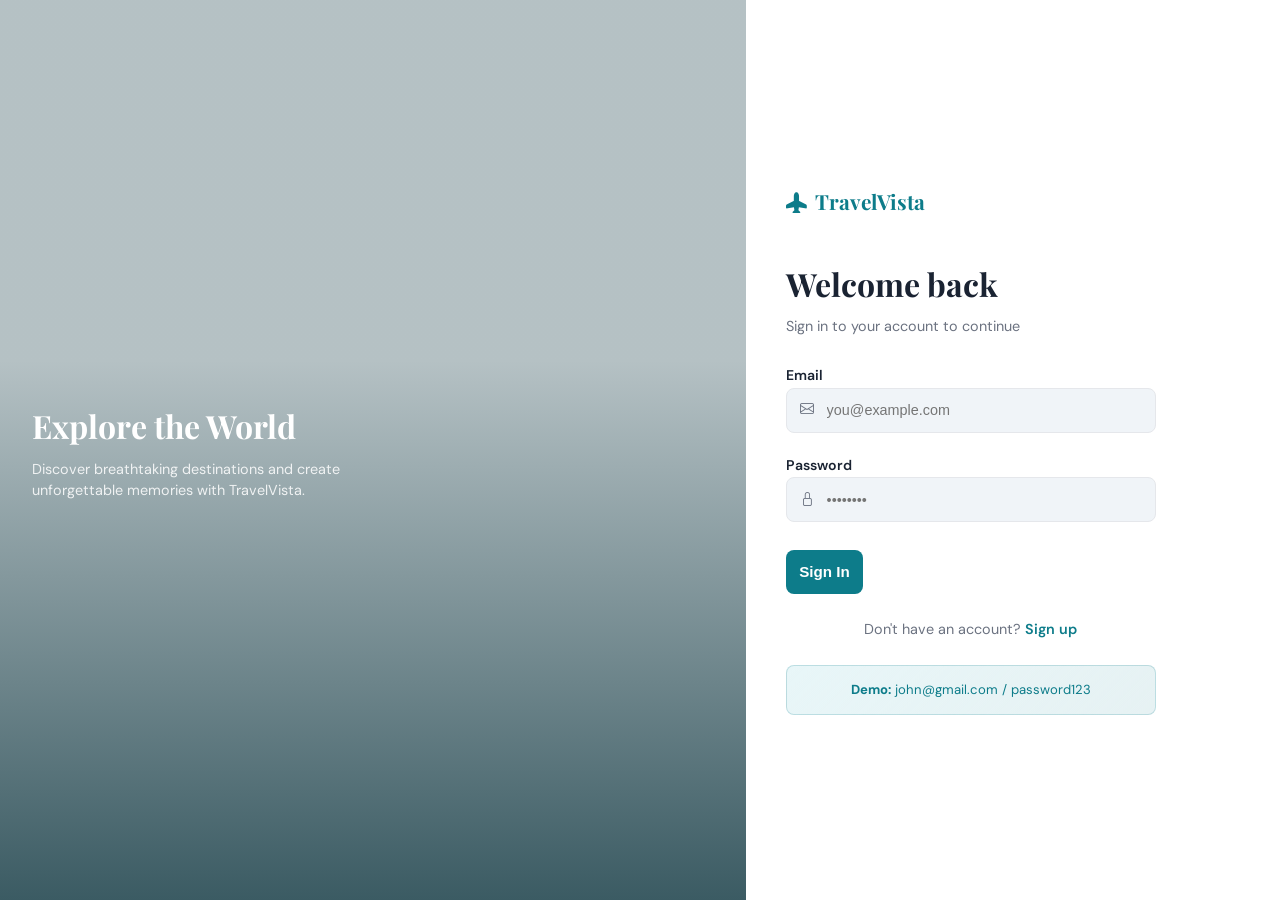
<file: index.html>
<!DOCTYPE html>
<html lang="en">
<head>
  <meta charset="UTF-8">
  <meta name="viewport" content="width=device-width, initial-scale=1.0">
  <title>Home — TravelVista</title>
  <link rel="stylesheet" href="https://cdn.jsdelivr.net/npm/bootstrap@5.3.2/dist/css/bootstrap.min.css">
  <link rel="stylesheet" href="https://cdn.jsdelivr.net/npm/bootstrap-icons@1.11.3/font/bootstrap-icons.min.css">
  <link rel="stylesheet" href="style.css">
</head>
<body>
  <!-- Navbar Placeholder -->
  <div id="navbar-placeholder"></div>

  <!-- Hero Carousel -->
  <div id="heroCarousel" class="carousel slide hero-carousel" data-bs-ride="carousel" data-bs-interval="4000">
    <div class="carousel-indicators">
      <button type="button" data-bs-target="#heroCarousel" data-bs-slide-to="0" class="active"></button>
      <button type="button" data-bs-target="#heroCarousel" data-bs-slide-to="1"></button>
      <button type="button" data-bs-target="#heroCarousel" data-bs-slide-to="2"></button>
      <button type="button" data-bs-target="#heroCarousel" data-bs-slide-to="3"></button>
    </div>
    <div class="carousel-inner">
      <!-- Slide 1 -->
      <div class="carousel-item active" style="background-image:url('https://images.unsplash.com/photo-1507525428034-b723cf961d3e?w=1400&q=80')">
        <div class="hero-caption">
          <h2>Desert Adventures</h2>
          <p>Experience the golden dunes and majestic sunsets</p>
          <button class="btn-accent" onclick="window.location.href='packages.html'">Explore Packages</button>
        </div>
      </div>
      <!-- Slide 2 -->
      <div class="carousel-item" style="background-image:url('https://images.unsplash.com/photo-1602216056096-3b40cc0c9944?w=1400&q=80')">
        <div class="hero-caption">
          <h2>Kerala Backwaters</h2>
          <p>Cruise through India's most serene waterways</p>
          <button class="btn-accent" onclick="window.location.href='packages.html'">Explore Packages</button>
        </div>
      </div>
      <!-- Slide 3 -->
      <div class="carousel-item" style="background-image:url('https://images.unsplash.com/photo-1506905925346-21bda4d32df4?w=1400&q=80')">
        <div class="hero-caption">
          <h2>Himalayan Escapes</h2>
          <p>Discover snow-capped peaks and mountain adventures</p>
          <button class="btn-accent" onclick="window.location.href='packages.html'">Explore Packages</button>
        </div>
      </div>
      <!-- Slide 4 -->
      <div class="carousel-item" style="background-image:url('https://images.unsplash.com/photo-1541332538925-a0d3db34e093?w=1400&q=80')">
        <div class="hero-caption">
          <h2>Kashmir Paradise</h2>
          <p>Experience the heaven on earth with Dal Lake and Mughal gardens</p>
          <button class="btn-accent" onclick="window.location.href='packages.html'">Explore Packages</button>
        </div>
      </div>
    </div>
    <button class="carousel-control-prev" type="button" data-bs-target="#heroCarousel" data-bs-slide="prev">
      <span class="carousel-control-prev-icon"></span>
    </button>
    <button class="carousel-control-next" type="button" data-bs-target="#heroCarousel" data-bs-slide="next">
      <span class="carousel-control-next-icon"></span>
    </button>
  </div>

  <!-- Stats Section -->
  <section class="stats-section">
    <div class="container">
      <div class="row g-4">
        <div class="col-6 col-md-3">
          <div class="stat-item">
            <div class="stat-icon"><i class="bi bi-geo-alt-fill"></i></div>
            <h5>100+ Destinations</h5>
            <p>Curated tours across India's finest locations</p>
          </div>
        </div>
        <div class="col-6 col-md-3">
          <div class="stat-item">
            <div class="stat-icon"><i class="bi bi-star-fill"></i></div>
            <h5>4.9★ Rating</h5>
            <p>Trusted by 50,000+ happy travelers</p>
          </div>
        </div>
        <div class="col-6 col-md-3">
          <div class="stat-item">
            <div class="stat-icon"><i class="bi bi-shield-check"></i></div>
            <h5>Safe Travel</h5>
            <p>Fully insured trips with 24/7 support</p>
          </div>
        </div>
        <div class="col-6 col-md-3">
          <div class="stat-item">
            <div class="stat-icon"><i class="bi bi-clock-history"></i></div>
            <h5>Flexible Plans</h5>
            <p>Customize your schedule and itinerary</p>
          </div>
        </div>
      </div>
    </div>
  </section>

  <!-- Popular Packages Section -->
  <section class="packages-section">
    <div class="container">
      <h2 class="section-title">Popular Tour Packages</h2>
      <p class="section-subtitle">Hand-picked destinations for an unforgettable experience</p>
      <div class="row g-4" id="home-packages">
        <!-- Rendered by packages.js -->
      </div>
      <div class="text-center mt-4">
        <a href="packages.html" class="btn-primary-custom" style="display:inline-flex;">
          <i class="bi bi-grid-3x3-gap"></i> View All Packages
        </a>
      </div>
    </div>
  </section>

  <!-- Footer -->
  <footer class="footer">
    <strong>TravelVista</strong> &copy; 2026 — Your trusted travel partner across India.
  </footer>

  <div class="toast-container"></div>

  <script src="https://cdn.jsdelivr.net/npm/bootstrap@5.3.2/dist/js/bootstrap.bundle.min.js"></script>
  <script src="auth.js"></script>
  <script src="navbar.js"></script>
  <script src="packages.js"></script>
  <script>
    // Protect this page — redirect to login if not authenticated
    const session = requireAuth();
    if (session) {
      injectNavbar('index');
      setupNavbar();
      renderHomePackages();
    }
  </script>
</body>
</html>
</file>
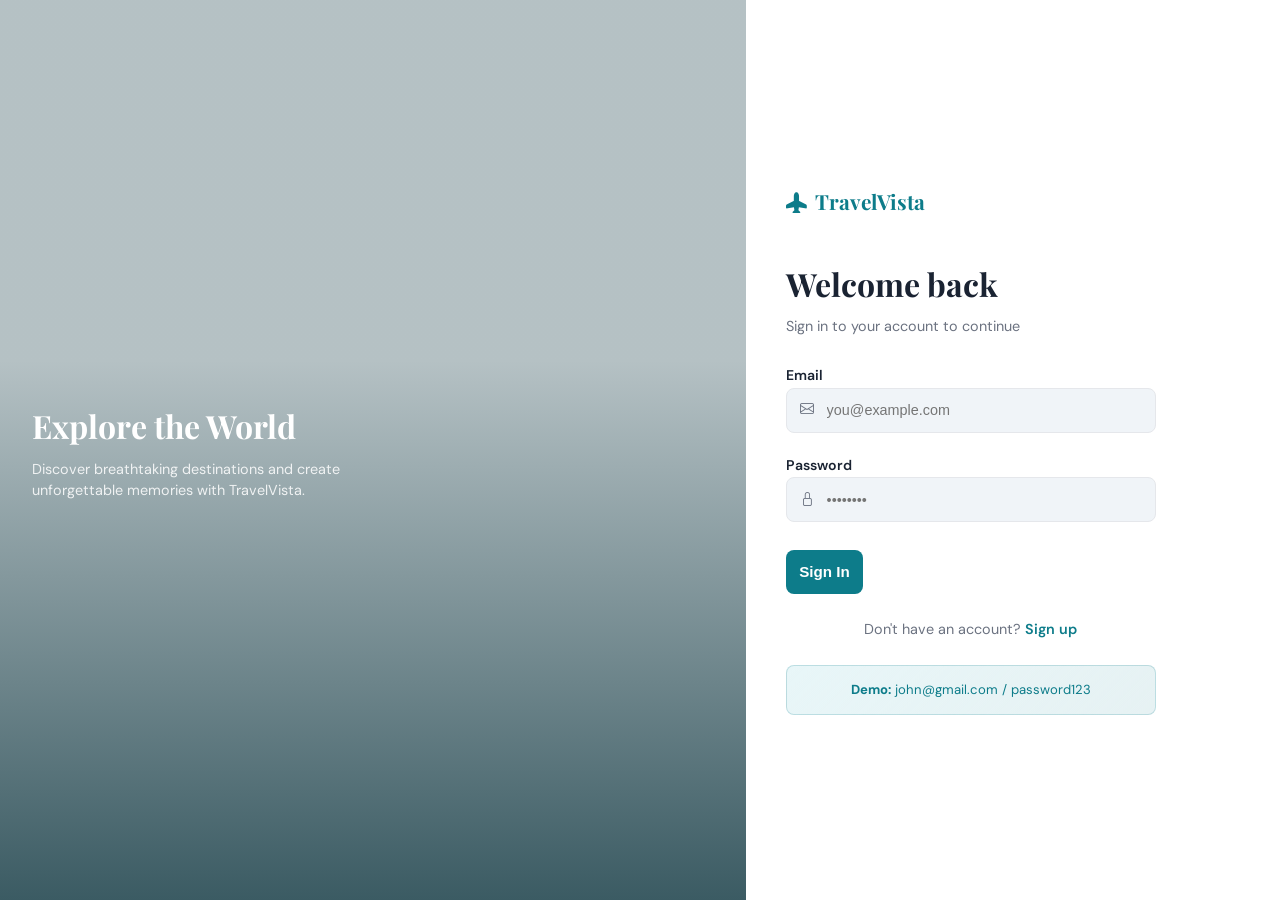
<file: booking.html>
<!DOCTYPE html>
<html lang="en">
<head>
  <meta charset="UTF-8">
  <meta name="viewport" content="width=device-width, initial-scale=1.0">
  <title>Book Your Trip — TravelVista</title>
  <link rel="stylesheet" href="https://cdn.jsdelivr.net/npm/bootstrap@5.3.2/dist/css/bootstrap.min.css">
  <link rel="stylesheet" href="https://cdn.jsdelivr.net/npm/bootstrap-icons@1.11.3/font/bootstrap-icons.min.css">
  <link rel="stylesheet" href="style.css">
</head>
<body>
  <!-- Navbar -->
  <div id="navbar-placeholder"></div>

  <!-- Page Header -->
  <div class="page-header">
    <h1>Book Your Trip</h1>
    <p>Fill in your details to reserve your adventure</p>
  </div>

  <!-- Booking Form Section -->
  <section class="booking-section">
    <div class="container">
      <div class="booking-card">
        <!-- Success Message (shown after booking) -->
        <div id="booking-success" style="display:none;background:var(--primary-light);border-radius:var(--radius-sm);margin-bottom:1.5rem;border:1px solid #b3e0e5;"></div>

        <!-- Booking Form -->
        <form id="booking-form" novalidate>
          <div class="row g-3">
            <!-- Customer Name -->
            <div class="col-md-6">
              <label class="form-label" for="cust-name">Customer Name</label>
              <input type="text" class="form-control" id="cust-name" placeholder="Full name" required>
            </div>

            <!-- Email -->
            <div class="col-md-6">
              <label class="form-label" for="cust-email">Email</label>
              <input type="email" class="form-control" id="cust-email" placeholder="your@email.com" required>
            </div>

            <!-- Phone Number -->
            <div class="col-md-6">
              <label class="form-label" for="cust-phone">Phone Number</label>
              <input type="tel" class="form-control" id="cust-phone" placeholder="10-digit mobile number" maxlength="10" required>
            </div>

            <!-- Number of Travelers -->
            <div class="col-md-6">
              <label class="form-label" for="num-travelers">Number of Travelers</label>
              <input type="number" class="form-control" id="num-travelers" min="1" max="20" value="1" required>
            </div>

            <!-- Travel Date -->
            <div class="col-md-6">
              <label class="form-label" for="travel-date">Travel Date</label>
              <input type="date" class="form-control" id="travel-date" required>
            </div>

            <!-- Tour Package Select -->
            <div class="col-md-6">
              <label class="form-label" for="tour-package">Tour Package</label>
              <select class="form-select" id="tour-package" required>
                <!-- Populated by packages.js -->
              </select>
            </div>

            <!-- Price Preview -->
            <div class="col-12">
              <div id="price-preview" style="display:none;padding:1rem;background:var(--primary-light);border-radius:var(--radius-sm);font-size:0.9rem;color:var(--primary);">
                <i class="bi bi-calculator me-2"></i>
                Estimated Total: <strong id="total-price">₹0</strong>
              </div>
            </div>

            <!-- Submit Button -->
            <div class="col-12 mt-2">
              <button type="submit" class="btn-book">
                <i class="bi bi-calendar-check me-2"></i> Confirm Booking
              </button>
            </div>
          </div>
        </form>
      </div>
    </div>
  </section>

  <!-- Payment Options Section -->
  <section class="payment-options-section" id="payment-options" style="display:none;">
    <div class="container">
      <div class="payment-card">
        <h3>Complete Your Payment</h3>
        <div class="payment-summary">
          <div class="summary-row">
            <span>Package:</span>
            <strong id="payment-package-name">-</strong>
          </div>
          <div class="summary-row">
            <span>Travelers:</span>
            <strong id="payment-travelers">-</strong>
          </div>
          <div class="summary-row">
            <span>Travel Date:</span>
            <strong id="payment-date">-</strong>
          </div>
          <div class="summary-row total">
            <span>Total Amount:</span>
            <strong id="payment-amount">₹0</strong>
          </div>
        </div>
        
        <div class="payment-methods">
          <h4>Select Payment Method</h4>
          <div class="payment-grid">
            <div class="payment-method" onclick="selectPaymentMethod('card')">
              <i class="bi bi-credit-card"></i>
              <span>Credit/Debit Card</span>
            </div>
            <div class="payment-method" onclick="selectPaymentMethod('upi')">
              <i class="bi bi-phone"></i>
              <span>UPI</span>
            </div>
            <div class="payment-method" onclick="selectPaymentMethod('netbanking')">
              <i class="bi bi-bank"></i>
              <span>Net Banking</span>
            </div>
            <div class="payment-method" onclick="selectPaymentMethod('wallet')">
              <i class="bi bi-wallet2"></i>
              <span>Wallet</span>
            </div>
          </div>
        </div>
        
        <div class="payment-form" id="payment-form-container">
          <!-- Card Payment Form -->
          <div id="card-payment" class="payment-form-content">
            <div class="row">
              <div class="col-md-6">
                <label>Card Number</label>
                <input type="text" placeholder="1234 5678 9012 3456" maxlength="19">
              </div>
              <div class="col-md-6">
                <label>CVV</label>
                <input type="text" placeholder="123" maxlength="3">
              </div>
            </div>
            <div class="row">
              <div class="col-md-6">
                <label>Expiry Date</label>
                <input type="text" placeholder="MM/YY" maxlength="5">
              </div>
              <div class="col-md-6">
                <label>Cardholder Name</label>
                <input type="text" placeholder="John Doe">
              </div>
            </div>
          </div>
          
          <!-- UPI Payment Form -->
          <div id="upi-payment" class="payment-form-content" style="display:none;">
            <label>UPI ID</label>
            <input type="text" placeholder="yourname@upi">
          </div>
          
          <!-- Net Banking Form -->
          <div id="netbanking-payment" class="payment-form-content" style="display:none;">
            <label>Select Bank</label>
            <select>
              <option>Choose your bank</option>
              <option>SBI</option>
              <option>HDFC</option>
              <option>ICICI</option>
              <option>Axis Bank</option>
            </select>
          </div>
          
          <!-- Wallet Form -->
          <div id="wallet-payment" class="payment-form-content" style="display:none;">
            <label>Wallet Number</label>
            <input type="text" placeholder="Enter wallet number">
          </div>
        </div>
        
        <div class="payment-actions">
          <button class="btn-secondary" onclick="cancelPayment()">Cancel</button>
          <button class="btn-primary-custom" onclick="processPayment()">
            <i class="bi bi-lock-fill me-2"></i> Pay Now
          </button>
        </div>
      </div>
    </div>
  </section>

  <!-- Footer -->
  <footer class="footer">
    <strong>TravelVista</strong> &copy; 2026 — Your trusted travel partner across India.
  </footer>

  <div class="toast-container"></div>

  <script src="https://cdn.jsdelivr.net/npm/bootstrap@5.3.2/dist/js/bootstrap.bundle.min.js"></script>
  <script src="auth.js"></script>
  <script src="navbar.js"></script>
  <script src="packages.js"></script>
  <script src="booking.js"></script>
  <script>
    const session = requireAuth();
    if (session) {
      injectNavbar('booking');
      setupNavbar();
      populatePackageSelect();
      prefillUserDetails();
      handleBooking();

      // Set minimum date to today
      const today = new Date().toISOString().split('T')[0];
      document.getElementById('travel-date').setAttribute('min', today);

      // Live price calculator
      function updatePrice() {
        const pkgId = document.getElementById('tour-package').value;
        const travelers = parseInt(document.getElementById('num-travelers').value) || 1;
        const preview = document.getElementById('price-preview');
        const totalEl = document.getElementById('total-price');
        if (pkgId) {
          const pkg = getPackageById(pkgId);
          if (pkg) {
            const total = pkg.price * travelers;
            totalEl.textContent = '₹' + total.toLocaleString('en-IN');
            preview.style.display = 'block';
          }
        } else {
          preview.style.display = 'none';
        }
      }
      document.getElementById('tour-package').addEventListener('change', updatePrice);
      document.getElementById('num-travelers').addEventListener('input', updatePrice);
      updatePrice(); // Trigger on load if pre-selected
    }
  </script>
</body>
</html>
</file>
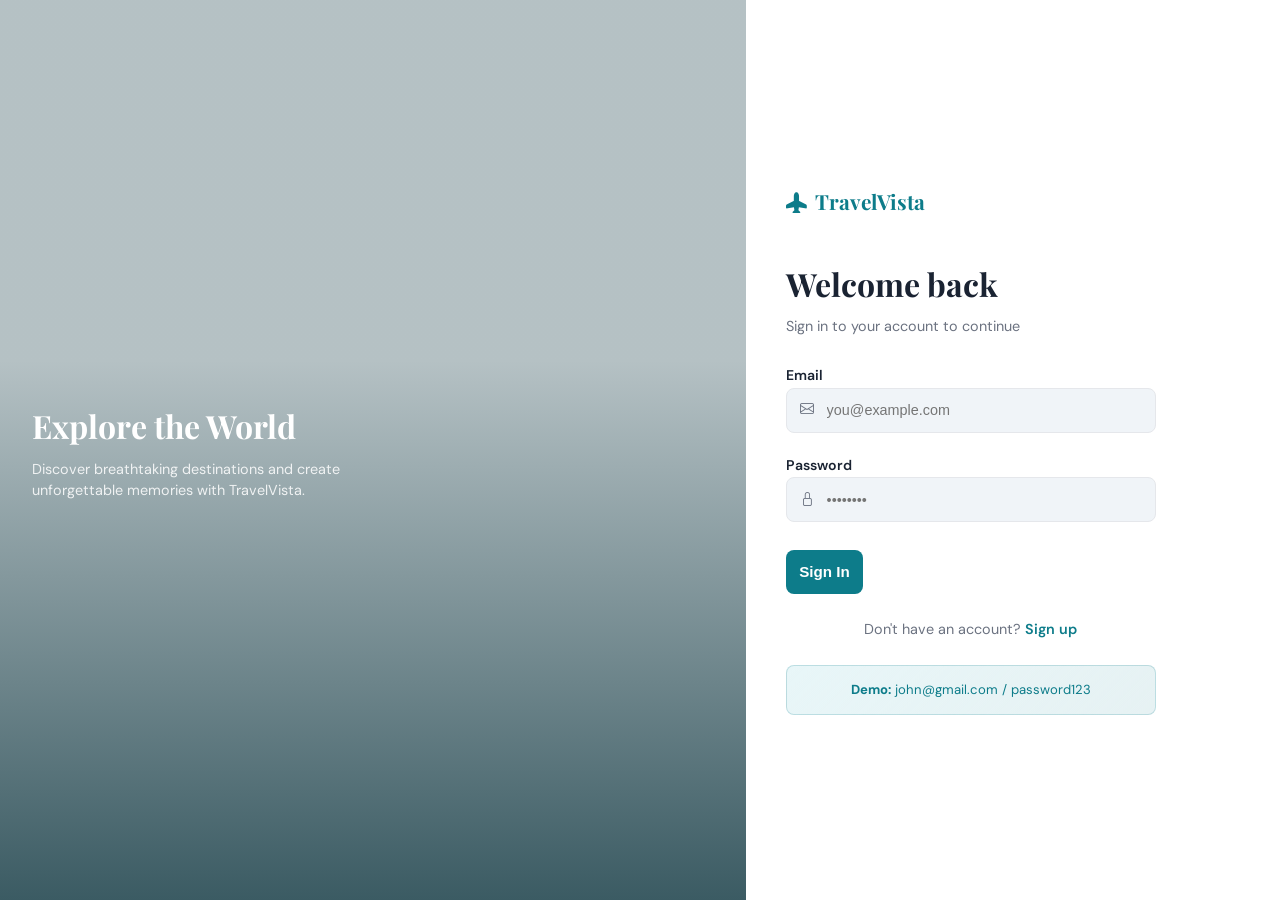
<file: login.html>
<!DOCTYPE html>
<html lang="en">
<head>
  <meta charset="UTF-8">
  <meta name="viewport" content="width=device-width, initial-scale=1.0">
  <title>Login — TravelVista</title>
  <link rel="stylesheet" href="https://cdn.jsdelivr.net/npm/bootstrap-icons@1.11.3/font/bootstrap-icons.min.css">
  <link rel="stylesheet" href="style.css">
</head>
<body>
  <!-- Auth Wrapper: Split layout with travel image on left -->
  <div class="auth-wrapper">

    <!-- Left: Hero Image with Quote -->
    <div class="auth-left">
      <div class="auth-left-content">
        <h2>Explore the World</h2>
        <p>Discover breathtaking destinations and create<br>unforgettable memories with TravelVista.</p>
      </div>
    </div>

    <!-- Right: Login Form -->
    <div class="auth-right">
      <!-- Logo -->
      <div class="auth-logo">
        <i class="bi bi-airplane-fill"></i> TravelVista
      </div>

      <h1 class="auth-title">Welcome back</h1>
      <p class="auth-subtitle">Sign in to your account to continue</p>

      <!-- Error Message (hidden by default) -->
      <div class="alert-error" id="login-error">
        <i class="bi bi-exclamation-circle me-2"></i>
        <span id="error-msg">Invalid credentials</span>
      </div>

      <!-- Login Form -->
      <form id="login-form" novalidate>
        <!-- Email Field -->
        <div class="mb-3">
          <label class="form-label" for="email">Email</label>
          <div class="input-wrapper">
            <i class="bi bi-envelope input-icon"></i>
            <input type="email" class="form-control" id="email" placeholder="you@example.com" required>
          </div>
        </div>

        <!-- Password Field -->
        <div class="mb-4">
          <label class="form-label" for="password">Password</label>
          <div class="input-wrapper">
            <i class="bi bi-lock input-icon"></i>
            <input type="password" class="form-control" id="password" placeholder="••••••••" required>
          </div>
        </div>

        <!-- Submit Button -->
        <button type="submit" class="btn-primary-custom w-100 justify-content-center" style="padding:0.85rem; margin-top: 0.5rem;">
          Sign In
        </button>
      </form>

      <!-- Redirect to Register -->
      <div class="auth-link">
        Don't have an account? <a href="register.html">Sign up</a>
      </div>

      <!-- Demo credentials hint -->
      <div class="demo-hint">
        <strong>Demo:</strong> john@gmail.com / password123
      </div>
    </div>
  </div>

  <script src="auth.js"></script>
  <script>
    // Redirect if already logged in
    redirectIfLoggedIn();

    // Handle login form submission
    document.getElementById('login-form').addEventListener('submit', function(e) {
      e.preventDefault();
      const email    = document.getElementById('email').value.trim();
      const password = document.getElementById('password').value;
      const result   = loginUser(email, password);

      if (result.success) {
        window.location.href = 'index.html';
      } else {
        const errEl = document.getElementById('login-error');
        document.getElementById('error-msg').textContent = result.message;
        errEl.style.display = 'block';
      }
    });
  </script>
</body>
</html>
</file>
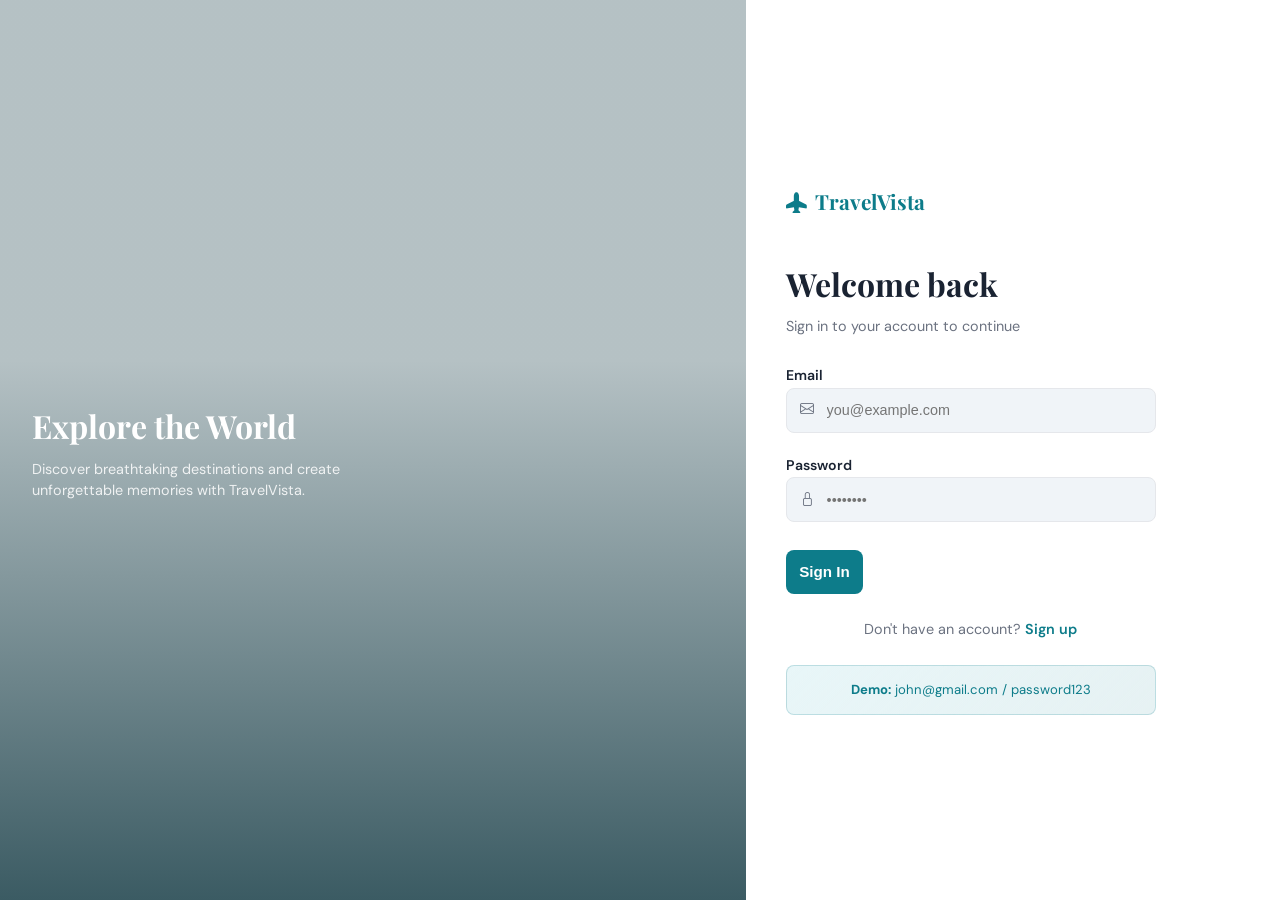
<file: packages.html>
<!DOCTYPE html>
<html lang="en">
<head>
  <meta charset="UTF-8">
  <meta name="viewport" content="width=device-width, initial-scale=1.0">
  <title>Tour Packages — TravelVista</title>
  <link rel="stylesheet" href="https://cdn.jsdelivr.net/npm/bootstrap@5.3.2/dist/css/bootstrap.min.css">
  <link rel="stylesheet" href="https://cdn.jsdelivr.net/npm/bootstrap-icons@1.11.3/font/bootstrap-icons.min.css">
  <link rel="stylesheet" href="style.css">
</head>
<body>
  <!-- Navbar -->
  <div id="navbar-placeholder"></div>

  <!-- Page Header -->
  <div class="page-header">
    <h1>Tour Packages</h1>
    <p>Choose from our curated collection of India's most stunning destinations</p>
  </div>

  <!-- Packages List -->
  <section style="padding:3rem 0;background:var(--bg-light);min-height:calc(100vh - 220px);">
    <div class="container">
      <div class="row g-4" id="packages-list">
        <!-- Rendered by packages.js -->
      </div>
    </div>
  </section>

  <!-- Footer -->
  <footer class="footer">
    <strong>TravelVista</strong> &copy; 2026 — Your trusted travel partner across India.
  </footer>

  <div class="toast-container"></div>

  <script src="https://cdn.jsdelivr.net/npm/bootstrap@5.3.2/dist/js/bootstrap.bundle.min.js"></script>
  <script src="auth.js"></script>
  <script src="navbar.js"></script>
  <script src="packages.js"></script>
  <script>
    const session = requireAuth();
    if (session) {
      injectNavbar('packages');
      setupNavbar();
      renderPackagesList();
    }
  </script>
</body>
</html>
</file>
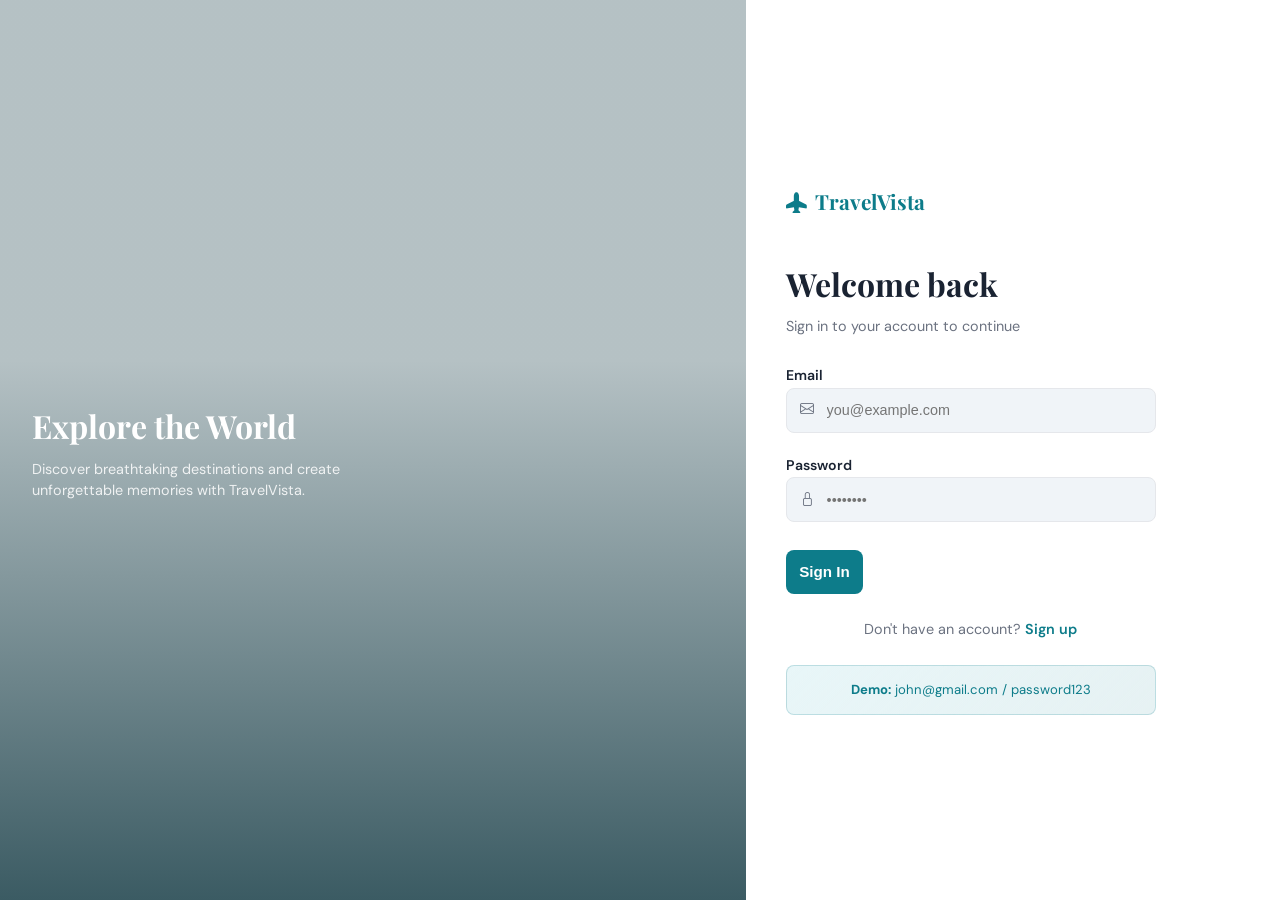
<file: payment.html>
<!DOCTYPE html>
<html lang="en">
<head>
  <meta charset="UTF-8">
  <meta name="viewport" content="width=device-width, initial-scale=1.0">
  <title>Payment Tracking — TravelVista</title>
  <link rel="stylesheet" href="https://cdn.jsdelivr.net/npm/bootstrap@5.3.2/dist/css/bootstrap.min.css">
  <link rel="stylesheet" href="https://cdn.jsdelivr.net/npm/bootstrap-icons@1.11.3/font/bootstrap-icons.min.css">
  <link rel="stylesheet" href="style.css">
</head>
<body>
  <!-- Navbar -->
  <div id="navbar-placeholder"></div>

  <!-- Page Header -->
  <div class="page-header">
    <h1>Payment Tracking</h1>
    <p>View and manage payment statuses for all bookings</p>
  </div>

  <!-- Enhanced Payment Section -->
  <section class="payment-section">
    <div class="container">

      <!-- Payment Summary Cards -->
      <div class="row mb-4" id="payment-summary">
        <div class="col-md-3 col-6 mb-3">
          <div class="summary-card">
            <div class="summary-icon">
              <i class="bi bi-calendar-check"></i>
            </div>
            <div class="summary-content">
              <h3 id="total-bookings">0</h3>
              <p>Total Bookings</p>
            </div>
          </div>
        </div>
        <div class="col-md-3 col-6 mb-3">
          <div class="summary-card">
            <div class="summary-icon success">
              <i class="bi bi-check-circle"></i>
            </div>
            <div class="summary-content">
              <h3 id="paid-bookings">0</h3>
              <p>Paid</p>
            </div>
          </div>
        </div>
        <div class="col-md-3 col-6 mb-3">
          <div class="summary-card">
            <div class="summary-icon pending">
              <i class="bi bi-clock-history"></i>
            </div>
            <div class="summary-content">
              <h3 id="pending-bookings">0</h3>
              <p>Pending</p>
            </div>
          </div>
        </div>
        <div class="col-md-3 col-6 mb-3">
          <div class="summary-card">
            <div class="summary-icon upcoming">
              <i class="bi bi-calendar-event"></i>
            </div>
            <div class="summary-content">
              <h3 id="upcoming-trips">0</h3>
              <p>Upcoming Trips</p>
            </div>
          </div>
        </div>
      </div>

      <!-- Filter and Search Bar -->
      <div class="row mb-3">
        <div class="col-md-6">
          <div class="search-box">
            <i class="bi bi-search"></i>
            <input type="text" id="payment-search" placeholder="Search by booking ID, customer name or package...">
          </div>
        </div>
        <div class="col-md-6">
          <div class="filter-buttons">
            <button class="filter-btn active" data-filter="all">All</button>
            <button class="filter-btn" data-filter="paid">Paid</button>
            <button class="filter-btn" data-filter="pending">Pending</button>
            <button class="btn-export" onclick="exportPaymentData()">
              <i class="bi bi-download"></i> Export
            </button>
          </div>
        </div>
      </div>

      <!-- Empty State -->
      <div class="empty-state" id="payment-empty" style="display:none;">
        <i class="bi bi-calendar-x"></i>
        <p>No bookings yet. <a href="packages.html" style="color:var(--primary);font-weight:600;">Book a tour package first!</a></p>
      </div>

      <!-- Enhanced Payment Table -->
      <div class="table-card" id="payment-table-wrapper">
        <div class="table-responsive">
          <table class="table table-hover">
            <thead>
              <tr>
                <th>Booking ID</th>
                <th>Customer Name</th>
                <th>Package</th>
                <th>Travelers</th>
                <th>Travel Date</th>
                <th>Amount</th>
                <th>Payment Status</th>
                <th>Actions</th>
              </tr>
            </thead>
            <tbody id="payment-table-body">
              <!-- Rendered by booking.js -->
            </tbody>
          </table>
        </div>
      </div>

    </div>
  </section>

  <!-- Footer -->
  <footer class="footer">
    <strong>TravelVista</strong> &copy; 2026 — Your trusted travel partner across India.
  </footer>

  <div class="toast-container"></div>

  <script src="https://cdn.jsdelivr.net/npm/bootstrap@5.3.2/dist/js/bootstrap.bundle.min.js"></script>
  <script src="auth.js"></script>
  <script src="navbar.js"></script>
  <script src="packages.js"></script>
  <script src="booking.js"></script>
  <script>
    const session = requireAuth();
    if (session) {
      injectNavbar('payment');
      setupNavbar();
      renderPaymentTable();
    }
  </script>
</body>
</html>
</file>
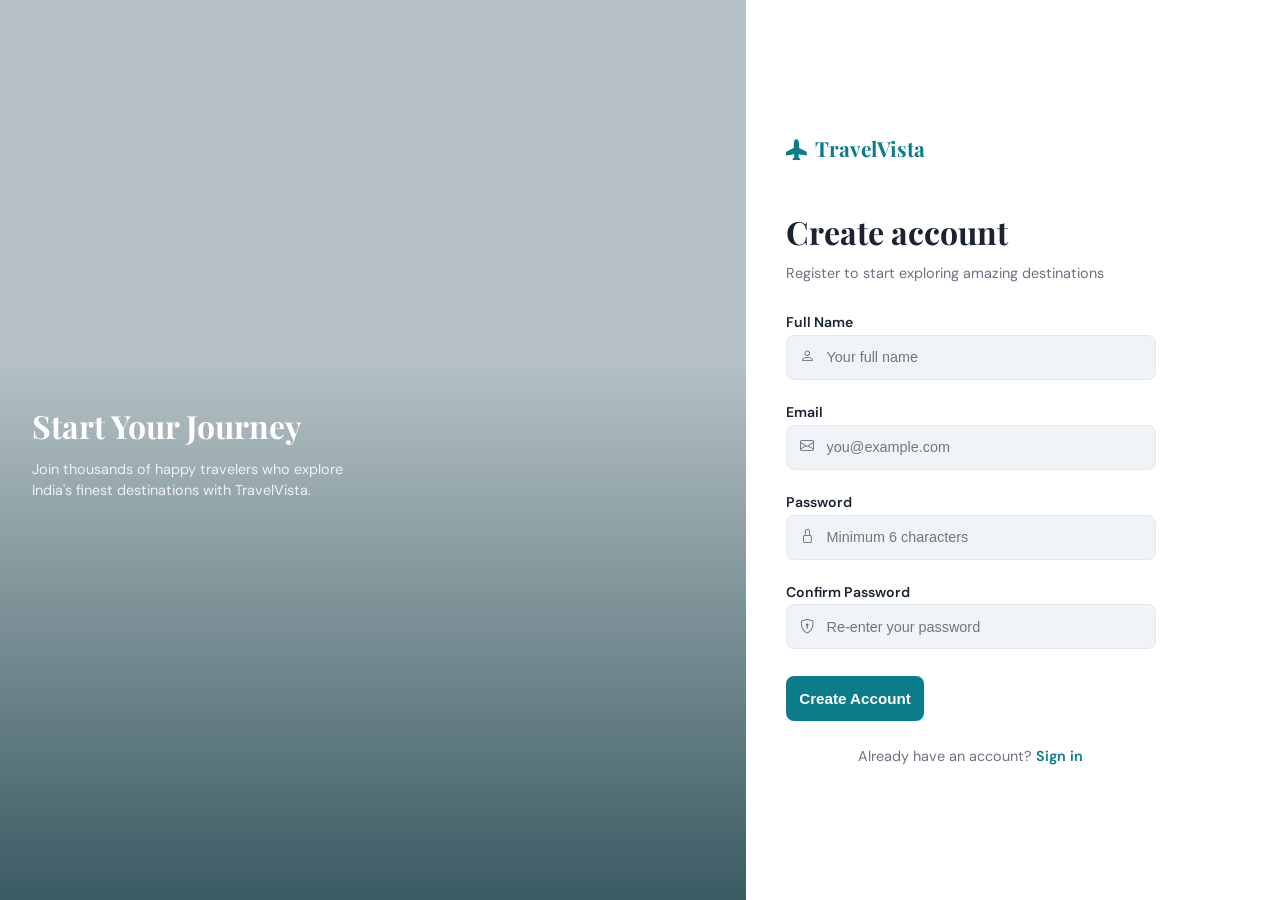
<file: register.html>
<!DOCTYPE html>
<html lang="en">
<head>
  <meta charset="UTF-8">
  <meta name="viewport" content="width=device-width, initial-scale=1.0">
  <title>Register — TravelVista</title>
  <link rel="stylesheet" href="https://cdn.jsdelivr.net/npm/bootstrap-icons@1.11.3/font/bootstrap-icons.min.css">
  <link rel="stylesheet" href="style.css">
</head>
<body>
  <!-- Auth Wrapper: Split Layout -->
  <div class="auth-wrapper">

    <!-- Left: Hero Image -->
    <div class="auth-left" style="background-image:url('https://images.unsplash.com/photo-1602216056096-3b40cc0c9944?w=1200');background-size:cover;">
      <div class="auth-left-content">
        <h2>Start Your Journey</h2>
        <p>Join thousands of happy travelers who explore<br>India's finest destinations with TravelVista.</p>
      </div>
    </div>

    <!-- Right: Register Form -->
    <div class="auth-right">
      <!-- Logo -->
      <div class="auth-logo">
        <i class="bi bi-airplane-fill"></i> TravelVista
      </div>

      <h1 class="auth-title">Create account</h1>
      <p class="auth-subtitle">Register to start exploring amazing destinations</p>

      <!-- Error / Success Messages -->
      <div class="alert-error" id="reg-error"><i class="bi bi-exclamation-circle me-2"></i><span id="error-msg"></span></div>
      <div class="alert-success" id="reg-success"><i class="bi bi-check-circle me-2"></i><span id="success-msg"></span></div>

      <!-- Registration Form -->
      <form id="register-form" novalidate>
        <!-- Name -->
        <div class="mb-3">
          <label class="form-label" for="name">Full Name</label>
          <div class="input-wrapper">
            <i class="bi bi-person input-icon"></i>
            <input type="text" class="form-control" id="name" placeholder="Your full name" required>
          </div>
        </div>

        <!-- Email -->
        <div class="mb-3">
          <label class="form-label" for="email">Email</label>
          <div class="input-wrapper">
            <i class="bi bi-envelope input-icon"></i>
            <input type="email" class="form-control" id="email" placeholder="you@example.com" required>
          </div>
        </div>

        <!-- Password -->
        <div class="mb-3">
          <label class="form-label" for="password">Password</label>
          <div class="input-wrapper">
            <i class="bi bi-lock input-icon"></i>
            <input type="password" class="form-control" id="password" placeholder="Minimum 6 characters" required minlength="6">
          </div>
        </div>

        <!-- Confirm Password -->
        <div class="mb-4">
          <label class="form-label" for="confirm-password">Confirm Password</label>
          <div class="input-wrapper">
            <i class="bi bi-shield-lock input-icon"></i>
            <input type="password" class="form-control" id="confirm-password" placeholder="Re-enter your password" required>
          </div>
        </div>

        <!-- Submit -->
        <button type="submit" class="btn-primary-custom w-100 justify-content-center" style="padding:0.85rem; margin-top: 0.5rem;">
          Create Account
        </button>
      </form>

      <!-- Redirect to Login -->
      <div class="auth-link">
        Already have an account? <a href="login.html">Sign in</a>
      </div>
    </div>
  </div>

  <script src="auth.js"></script>
  <script>
    // Redirect if already logged in
    redirectIfLoggedIn();

    // Handle registration form submission
    document.getElementById('register-form').addEventListener('submit', function(e) {
      e.preventDefault();
      const name     = document.getElementById('name').value.trim();
      const email    = document.getElementById('email').value.trim();
      const password = document.getElementById('password').value;
      const confirm  = document.getElementById('confirm-password').value;

      const errEl  = document.getElementById('reg-error');
      const succEl = document.getElementById('reg-success');
      errEl.style.display = 'none';
      succEl.style.display = 'none';

      // Validate inputs
      if (!name || !email || !password || !confirm) {
        document.getElementById('error-msg').textContent = 'Please fill in all fields.';
        errEl.style.display = 'block'; return;
      }
      if (password.length < 6) {
        document.getElementById('error-msg').textContent = 'Password must be at least 6 characters.';
        errEl.style.display = 'block'; return;
      }
      if (password !== confirm) {
        document.getElementById('error-msg').textContent = 'Passwords do not match.';
        errEl.style.display = 'block'; return;
      }

      const result = registerUser(name, email, password);
      if (result.success) {
        document.getElementById('success-msg').textContent = result.message;
        succEl.style.display = 'block';
        document.getElementById('register-form').reset();
        setTimeout(() => { window.location.href = 'login.html'; }, 2000);
      } else {
        document.getElementById('error-msg').textContent = result.message;
        errEl.style.display = 'block';
      }
    });
  </script>
</body>
</html>
</file>
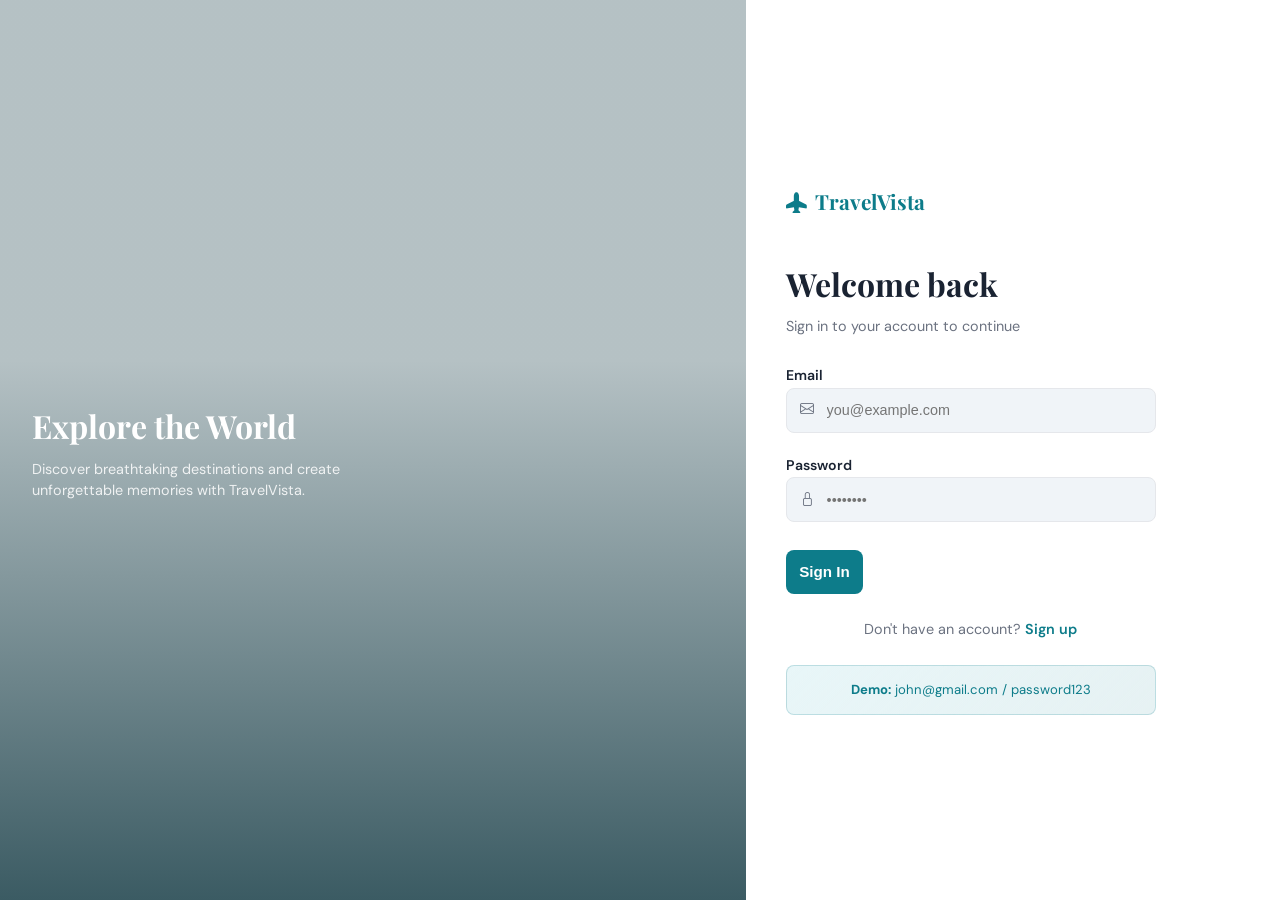
<file: schedule.html>
<!DOCTYPE html>
<html lang="en">
<head>
  <meta charset="UTF-8">
  <meta name="viewport" content="width=device-width, initial-scale=1.0">
  <title>Travel Schedule — TravelVista</title>
  <link rel="stylesheet" href="https://cdn.jsdelivr.net/npm/bootstrap@5.3.2/dist/css/bootstrap.min.css">
  <link rel="stylesheet" href="https://cdn.jsdelivr.net/npm/bootstrap-icons@1.11.3/font/bootstrap-icons.min.css">
  <link rel="stylesheet" href="style.css">
</head>
<body>
  <!-- Navbar -->
  <div id="navbar-placeholder"></div>

  <!-- Page Header -->
  <div class="page-header">
    <h1>Travel Schedule</h1>
    <p>Day-wise itinerary for all tour packages</p>
  </div>

  <!-- Schedule Section -->
  <section class="schedule-section">
    <div class="container">
      <div id="schedules-container">
        <!-- Rendered by booking.js -->
      </div>
    </div>
  </section>

  <!-- Footer -->
  <footer class="footer">
    <strong>TravelVista</strong> &copy; 2026 — Your trusted travel partner across India.
  </footer>

  <script src="https://cdn.jsdelivr.net/npm/bootstrap@5.3.2/dist/js/bootstrap.bundle.min.js"></script>
  <script src="auth.js"></script>
  <script src="navbar.js"></script>
  <script src="packages.js"></script>
  <script src="booking.js"></script>
  <script>
    const session = requireAuth();
    if (session) {
      injectNavbar('schedule');
      setupNavbar();
      renderSchedules();

      // Scroll to package if anchor is present in URL
      const hash = window.location.hash;
      if (hash) {
        setTimeout(() => {
          const target = document.querySelector(hash);
          if (target) target.scrollIntoView({ behavior: 'smooth', block: 'start' });
        }, 200);
      }
    }
  </script>
</body>
</html>
</file>
<file: style.css>
/* =========================================
   TravelVista - Main Stylesheet
   ========================================= */

@import url('https://fonts.googleapis.com/css2?family=Playfair+Display:wght@400;700;900&family=DM+Sans:wght@300;400;500;600&display=swap');

/* --- CSS Variables --- */
:root {
  --primary: #0d7c8a;
  --primary-dark: #095f6b;
  --primary-light: #e8f6f8;
  --accent: #f4a435;
  --accent-dark: #d4891a;
  --dark: #1a2332;
  --text: #374151;
  --text-muted: #6b7280;
  --border: #e5e7eb;
  --white: #ffffff;
  --bg-light: #f0f4f8;
  --success: #10b981;
  --danger: #ef4444;
  --warning: #f59e0b;
  --shadow: 0 4px 20px rgba(13,124,138,0.12);
  --shadow-lg: 0 10px 40px rgba(0,0,0,0.15);
  --radius: 12px;
  --radius-sm: 8px;
  --transition: all 0.3s ease;
}

/* --- Reset & Base --- */
*, *::before, *::after { box-sizing: border-box; margin: 0; padding: 0; }
html { scroll-behavior: smooth; }
body {
  font-family: 'DM Sans', sans-serif;
  color: var(--text);
  background: var(--white);
  line-height: 1.6;
}
h1,h2,h3,h4,h5,h6 { font-family: 'Playfair Display', serif; color: var(--dark); }
a { text-decoration: none; color: var(--primary); transition: var(--transition); }
a:hover { color: var(--primary-dark); }
img { max-width: 100%; }

/* --- Navbar --- */
.navbar {
  background: rgba(255,255,255,0.97) !important;
  backdrop-filter: blur(12px);
  border-bottom: 1px solid var(--border);
  padding: 0.75rem 0;
  position: sticky;
  top: 0;
  z-index: 1000;
  box-shadow: 0 2px 15px rgba(0,0,0,0.06);
}
.navbar-brand {
  font-family: 'Playfair Display', serif;
  font-weight: 700;
  font-size: 1.4rem;
  color: var(--primary) !important;
  display: flex;
  align-items: center;
  gap: 8px;
}
.navbar-brand i { font-size: 1.5rem; }
.nav-link {
  font-weight: 500;
  font-size: 0.9rem;
  color: var(--text) !important;
  padding: 0.5rem 1rem !important;
  border-radius: var(--radius-sm);
  transition: var(--transition);
}
.nav-link:hover, .nav-link.active {
  color: var(--primary) !important;
  background: var(--primary-light);
}
.nav-link.active {
  background: var(--primary) !important;
  color: var(--white) !important;
  border-radius: 20px;
}
.navbar-greeting { font-size: 0.9rem; color: var(--text-muted); }
.navbar-greeting strong { color: var(--primary); }
.btn-logout {
  background: transparent;
  border: 1.5px solid var(--danger);
  color: var(--danger);
  padding: 0.35rem 1rem;
  border-radius: 20px;
  font-size: 0.85rem;
  font-weight: 500;
  cursor: pointer;
  transition: var(--transition);
  display: flex;
  align-items: center;
  gap: 5px;
}
.btn-logout:hover { background: var(--danger); color: white; }

/* --- Buttons --- */
.btn-primary-custom {
  background: var(--primary);
  color: white;
  border: none;
  padding: 0.75rem 2rem;
  border-radius: var(--radius-sm);
  font-weight: 600;
  font-size: 0.95rem;
  cursor: pointer;
  transition: var(--transition);
  display: inline-flex;
  align-items: center;
  gap: 8px;
}
.btn-primary-custom:hover { background: var(--primary-dark); transform: translateY(-1px); box-shadow: var(--shadow); }
.btn-accent {
  background: var(--accent);
  color: white;
  border: none;
  padding: 0.75rem 2rem;
  border-radius: 30px;
  font-weight: 700;
  font-size: 1rem;
  cursor: pointer;
  transition: var(--transition);
}
.btn-accent:hover { background: var(--accent-dark); transform: translateY(-2px); box-shadow: 0 8px 25px rgba(244,164,53,0.4); }
.btn-outline-custom {
  background: transparent;
  color: var(--primary);
  border: 1.5px solid var(--primary);
  padding: 0.65rem 1.5rem;
  border-radius: var(--radius-sm);
  font-weight: 500;
  cursor: pointer;
  transition: var(--transition);
}
.btn-outline-custom:hover { background: var(--primary); color: white; }

/* --- Page Header Banner --- */
.page-header {
  background: linear-gradient(135deg, var(--primary-light) 0%, #d4eef1 100%);
  padding: 4rem 0 3rem;
  text-align: center;
  border-bottom: 1px solid var(--border);
}
.page-header h1 { font-size: 2.5rem; color: var(--dark); margin-bottom: 0.5rem; }
.page-header p { color: var(--text-muted); font-size: 1.05rem; }

/* --- Hero / Carousel (Home) --- */
.hero-carousel { position: relative; height: 520px; overflow: hidden; }
.hero-carousel .carousel-item {
  height: 520px;
  background-size: cover;
  background-position: center;
  position: relative;
}
.hero-carousel .carousel-item::before {
  content: '';
  position: absolute; inset: 0;
  background: linear-gradient(to right, rgba(10,50,60,0.65) 0%, rgba(10,50,60,0.3) 100%);
}
.hero-caption {
  position: absolute;
  top: 50%;
  left: 50%;
  transform: translate(-50%,-50%);
  text-align: center;
  color: white;
  width: 80%;
}
.hero-caption h2 {
  font-size: 3.2rem;
  font-family: 'Playfair Display', serif;
  color: white;
  text-shadow: 0 2px 15px rgba(0,0,0,0.3);
  margin-bottom: 0.75rem;
}
.hero-caption p { font-size: 1.2rem; opacity: 0.9; margin-bottom: 1.5rem; }
.carousel-indicators button {
  width: 30px; height: 4px;
  border-radius: 2px;
  background: rgba(255,255,255,0.6);
  border: none;
}
.carousel-indicators button.active { background: white; width: 50px; }

/* --- Stats Row (Home) --- */
.stats-section { padding: 3.5rem 0; background: white; }
.stat-item { text-align: center; padding: 1.5rem; }
.stat-icon {
  width: 60px; height: 60px;
  border-radius: 14px;
  background: var(--primary-light);
  display: flex; align-items: center; justify-content: center;
  margin: 0 auto 1rem;
  font-size: 1.4rem;
  color: var(--primary);
}
.stat-item h5 { font-size: 1.05rem; color: var(--dark); margin-bottom: 0.25rem; }
.stat-item p { font-size: 0.85rem; color: var(--text-muted); margin: 0; }

/* --- Tour Packages (Home preview) --- */
.packages-section { padding: 4rem 0; background: var(--bg-light); }
.section-title { text-align: center; margin-bottom: 0.5rem; font-size: 2rem; }
.section-subtitle { text-align: center; color: var(--text-muted); margin-bottom: 3rem; font-size: 0.95rem; }

.package-card {
  background: white;
  border-radius: var(--radius);
  overflow: hidden;
  box-shadow: 0 2px 12px rgba(0,0,0,0.07);
  transition: var(--transition);
  height: 100%;
  border: none;
}
.package-card:hover { transform: translateY(-6px); box-shadow: var(--shadow-lg); }
.package-card .card-img-wrapper {
  height: 200px;
  overflow: hidden;
  position: relative;
}
.package-card .card-img-wrapper img {
  width: 100%; height: 100%;
  object-fit: cover;
  transition: transform 0.4s ease;
}
.package-card:hover .card-img-wrapper img { transform: scale(1.08); }
.package-card .card-body { padding: 1.25rem; }
.package-card .card-title { font-size: 1.1rem; margin-bottom: 0.25rem; color: var(--dark); }
.package-card .duration { font-size: 0.82rem; color: var(--text-muted); margin-bottom: 0.5rem; }
.package-card .price { font-size: 1.2rem; font-weight: 700; color: var(--primary); }
.package-card .card-footer {
  background: transparent;
  border-top: 1px solid var(--border);
  padding: 0.85rem 1.25rem;
}

/* --- Packages Page Cards (list style) --- */
.package-list-card {
  background: white;
  border-radius: var(--radius);
  overflow: hidden;
  box-shadow: 0 2px 12px rgba(0,0,0,0.07);
  transition: var(--transition);
  margin-bottom: 1.5rem;
  display: flex;
  border: none;
}
.package-list-card:hover { transform: translateY(-3px); box-shadow: var(--shadow-lg); }
.package-list-card .pkg-img {
  width: 260px;
  min-height: 200px;
  flex-shrink: 0;
  overflow: hidden;
}
.package-list-card .pkg-img img {
  width: 100%; height: 100%;
  object-fit: cover;
  transition: transform 0.4s ease;
}
.package-list-card:hover .pkg-img img { transform: scale(1.05); }
.package-list-card .pkg-body {
  padding: 1.5rem;
  display: flex;
  flex-direction: column;
  justify-content: space-between;
  flex: 1;
}
.package-list-card .pkg-title { font-size: 1.3rem; margin-bottom: 0.3rem; }
.package-list-card .pkg-meta {
  display: flex; align-items: center; gap: 1.5rem;
  margin-bottom: 0.75rem;
  font-size: 0.85rem;
  color: var(--text-muted);
}
.package-list-card .pkg-meta i { color: var(--primary); }
.package-list-card .pkg-desc { font-size: 0.9rem; color: var(--text-muted); margin-bottom: 1rem; }
.package-list-card .pkg-actions { display: flex; gap: 0.75rem; align-items: center; }
.package-list-card .price { font-size: 1.3rem; font-weight: 700; color: var(--primary); margin-left: auto; }

/* --- Auth Pages --- */
.auth-wrapper {
  min-height: 100vh;
  display: flex;
}
.auth-left {
  flex: 0.6;
  background: url('https://images.unsplash.com/photo-1506905925346-21bda4d32df4?w=1200') center/cover no-repeat;
  position: relative;
  display: flex;
  align-items: center;
  padding: 2rem;
  height: 100vh;
}
.auth-left::before {
  content: '';
  position: absolute; inset: 0;
  background: linear-gradient(to top, rgba(10,50,60,0.8) 0%, rgba(10,50,60,0.3) 60%);
}
.auth-left-content { position: relative; color: white; }
.auth-left-content h2 { font-size: 2rem; color: white; margin-bottom: 0.5rem; }
.auth-left-content p { font-size: 0.9rem; opacity: 0.85; line-height: 1.4; }
.auth-right {
  flex: 0.4;
  max-width: 450px;
  display: flex;
  flex-direction: column;
  justify-content: center;
  padding: 2rem 2.5rem;
  background: white;
}
.auth-logo {
  display: flex; align-items: center; gap: 8px;
  color: var(--primary);
  font-family: 'Playfair Display', serif;
  font-size: 1.3rem;
  font-weight: 700;
  margin-bottom: 2.5rem;
}
.auth-title { font-size: 2rem; margin-bottom: 0.35rem; }
.auth-subtitle { color: var(--text-muted); margin-bottom: 1.5rem; font-size: 0.9rem; }

/* --- Payment Enhancement Styles --- */
.payment-options-section {
  padding: 3rem 0;
  background: var(--bg-light);
  min-height: 60vh;
}
.payment-card {
  background: white;
  border-radius: var(--radius);
  box-shadow: var(--shadow);
  padding: 2.5rem;
  max-width: 800px;
  margin: 0 auto;
}
.payment-card h3 {
  text-align: center;
  margin-bottom: 2rem;
  color: var(--dark);
}
.payment-summary {
  background: var(--bg-light);
  padding: 1.5rem;
  border-radius: var(--radius-sm);
  margin-bottom: 2rem;
}
.summary-row {
  display: flex;
  justify-content: space-between;
  padding: 0.5rem 0;
  border-bottom: 1px solid var(--border);
}
.summary-row:last-child {
  border-bottom: none;
}
.summary-row.total {
  font-weight: 600;
  font-size: 1.1rem;
  color: var(--primary);
  padding-top: 1rem;
}
.payment-methods h4 {
  margin-bottom: 1.5rem;
  color: var(--dark);
}
.payment-grid {
  display: grid;
  grid-template-columns: repeat(auto-fit, minmax(150px, 1fr));
  gap: 1rem;
  margin-bottom: 2rem;
}
.payment-method {
  display: flex;
  flex-direction: column;
  align-items: center;
  padding: 1.5rem;
  border: 2px solid var(--border);
  border-radius: var(--radius);
  cursor: pointer;
  transition: var(--transition);
  background: white;
}
.payment-method:hover {
  border-color: var(--primary);
  transform: translateY(-2px);
  box-shadow: 0 4px 12px rgba(13,124,138,0.15);
}
.payment-method.active {
  border-color: var(--primary);
  background: var(--primary-light);
}
.payment-method i {
  font-size: 2rem;
  color: var(--primary);
  margin-bottom: 0.5rem;
}
.payment-method span {
  font-size: 0.9rem;
  font-weight: 500;
  color: var(--dark);
}
.payment-form {
  margin-bottom: 2rem;
}
.payment-form-content {
  background: var(--bg-light);
  padding: 1.5rem;
  border-radius: var(--radius-sm);
}
.payment-form-content label {
  display: block;
  margin-bottom: 0.5rem;
  font-weight: 500;
  color: var(--dark);
}
.payment-form-content input,
.payment-form-content select {
  width: 100%;
  padding: 0.75rem;
  border: 1px solid var(--border);
  border-radius: var(--radius-sm);
  margin-bottom: 1rem;
  font-size: 0.9rem;
}
.payment-actions {
  display: flex;
  gap: 1rem;
  justify-content: flex-end;
}
.btn-secondary {
  padding: 0.75rem 1.5rem;
  border: 2px solid var(--border);
  background: white;
  color: var(--text-muted);
  border-radius: var(--radius-sm);
  font-weight: 500;
  cursor: pointer;
  transition: var(--transition);
}
.btn-secondary:hover {
  background: var(--bg-light);
  border-color: var(--primary);
}
.summary-card {
  background: white;
  border-radius: var(--radius);
  padding: 1.5rem;
  box-shadow: 0 2px 10px rgba(0,0,0,0.08);
  border: 1px solid var(--border);
  display: flex;
  align-items: center;
  gap: 1rem;
  transition: var(--transition);
}
.summary-card:hover { transform: translateY(-2px); box-shadow: var(--shadow); }
.summary-icon {
  width: 50px;
  height: 50px;
  border-radius: 50%;
  display: flex;
  align-items: center;
  justify-content: center;
  background: var(--primary-light);
  color: var(--primary);
  font-size: 1.2rem;
}
.summary-icon.success { background: #d1fae5; color: var(--success); }
.summary-icon.pending { background: #fed7aa; color: var(--warning); }
.summary-icon.upcoming { background: #e0e7ff; color: #6366f1; }
.summary-content h3 { font-size: 1.8rem; font-weight: 700; margin-bottom: 0.25rem; color: var(--dark); }
.summary-content p { font-size: 0.85rem; color: var(--text-muted); margin: 0; }

.search-box {
  position: relative;
  margin-bottom: 1rem;
}
.search-box i {
  position: absolute;
  left: 1rem;
  top: 50%;
  transform: translateY(-50%);
  color: var(--text-muted);
}
.search-box input {
  width: 100%;
  padding: 0.75rem 1rem 0.75rem 2.5rem;
  border: 1.5px solid var(--border);
  border-radius: var(--radius-sm);
  font-size: 0.9rem;
  background: var(--bg-light);
  transition: var(--transition);
}
.search-box input:focus {
  outline: none;
  border-color: var(--primary);
  background: white;
}

.filter-buttons {
  display: flex;
  gap: 0.5rem;
  align-items: center;
  justify-content: flex-end;
  margin-bottom: 1rem;
}
.filter-btn {
  padding: 0.5rem 1rem;
  border: 1.5px solid var(--border);
  background: white;
  border-radius: var(--radius-sm);
  font-size: 0.85rem;
  font-weight: 500;
  color: var(--text-muted);
  cursor: pointer;
  transition: var(--transition);
}
.filter-btn:hover, .filter-btn.active {
  background: var(--primary);
  color: white;
  border-color: var(--primary);
}
.btn-export {
  padding: 0.5rem 1rem;
  background: var(--success);
  color: white;
  border: none;
  border-radius: var(--radius-sm);
  font-size: 0.85rem;
  font-weight: 500;
  cursor: pointer;
  transition: var(--transition);
  display: flex;
  align-items: center;
  gap: 0.5rem;
}
.btn-export:hover {
  background: #059669;
  transform: translateY(-1px);
}

.table-card {
  background: white;
  border-radius: var(--radius);
  box-shadow: 0 2px 10px rgba(0,0,0,0.08);
  border: 1px solid var(--border);
  overflow: hidden;
}
.table-card .table {
  margin: 0;
  font-size: 0.9rem;
}
.table-card .table th {
  background: var(--bg-light);
  font-weight: 600;
  color: var(--dark);
  border: none;
  padding: 1rem;
  font-size: 0.85rem;
  text-transform: uppercase;
  letter-spacing: 0.5px;
}
.table-card .table td {
  padding: 1rem;
  vertical-align: middle;
  border-color: var(--border);
}
.badge-paid {
  background: #d1fae5;
  color: var(--success);
  padding: 0.35rem 0.75rem;
  border-radius: 20px;
  font-size: 0.8rem;
  font-weight: 600;
}
.badge-pending {
  background: #fed7aa;
  color: var(--warning);
  padding: 0.35rem 0.75rem;
  border-radius: 20px;
  font-size: 0.8rem;
  font-weight: 600;
}
.btn-mark-paid {
  padding: 0.35rem 0.75rem;
  background: var(--primary);
  color: white;
  border: none;
  border-radius: var(--radius-sm);
  font-size: 0.8rem;
  font-weight: 500;
  cursor: pointer;
  transition: var(--transition);
}
.btn-mark-paid:hover {
  background: var(--primary-dark);
  transform: translateY(-1px);
}

/* --- Demo Hint Styling --- */
.demo-hint {
  margin-top: 1.5rem;
  padding: 0.85rem;
  background: linear-gradient(135deg, var(--primary-light), rgba(13,124,138,0.1));
  border-radius: var(--radius-sm);
  font-size: 0.82rem;
  color: var(--primary);
  border: 1px solid rgba(13,124,138,0.2);
  text-align: center;
}

/* --- Responsive Design --- */
@media (max-width: 768px) {
  .auth-wrapper {
    flex-direction: column;
  }
  .auth-left {
    display: none;
  }
  .auth-right {
    max-width: 100%;
    padding: 1.5rem;
  }
  .auth-title {
    font-size: 1.5rem;
  }
  .summary-card {
    margin-bottom: 1rem;
  }
  .filter-buttons {
    justify-content: center;
    flex-wrap: wrap;
  }
}
.form-label { font-size: 0.88rem; font-weight: 600; color: var(--dark); margin-bottom: 0.4rem; }
.form-control {
  border: 1.5px solid var(--border);
  border-radius: var(--radius-sm);
  padding: 0.75rem 1rem 0.75rem 2.5rem;
  font-size: 0.9rem;
  transition: var(--transition);
  background: var(--bg-light);
  width: 100%;
  height: 45px;
}
.form-control:focus {
  border-color: var(--primary);
  box-shadow: 0 0 0 3px rgba(13,124,138,0.1);
  background: white;
}
.input-wrapper { position: relative; margin-bottom: 1.2rem; }
.input-icon {
  position: absolute;
  left: 0.9rem; top: 50%;
  transform: translateY(-50%);
  color: var(--text-muted);
  font-size: 0.9rem;
}
.auth-link { text-align: center; margin-top: 1.5rem; font-size: 0.9rem; color: var(--text-muted); }
.auth-link a { color: var(--primary); font-weight: 600; }
.alert-error {
  background: #fef2f2; border: 1px solid #fecaca;
  color: var(--danger); padding: 0.75rem 1rem;
  border-radius: var(--radius-sm); margin-bottom: 1rem;
  font-size: 0.88rem; display: none;
}
.alert-success {
  background: #f0fdf4; border: 1px solid #bbf7d0;
  color: var(--success); padding: 0.75rem 1rem;
  border-radius: var(--radius-sm); margin-bottom: 1rem;
  font-size: 0.88rem; display: none;
}

/* --- Booking Form --- */
.booking-section { padding: 4rem 0; background: var(--bg-light); min-height: calc(100vh - 200px); }
.booking-card {
  background: white;
  border-radius: var(--radius);
  box-shadow: var(--shadow);
  padding: 2.5rem;
  max-width: 700px;
  margin: 0 auto;
}
.booking-card .form-control { padding-left: 1rem; }
.form-select {
  border: 1.5px solid var(--border);
  border-radius: var(--radius-sm);
  padding: 0.7rem 1rem;
  font-size: 0.92rem;
  transition: var(--transition);
  background: var(--bg-light);
}
.form-select:focus { border-color: var(--primary); box-shadow: 0 0 0 3px rgba(13,124,138,0.1); }
.btn-book {
  background: var(--primary);
  color: white;
  border: none;
  padding: 0.9rem;
  border-radius: var(--radius-sm);
  font-weight: 700;
  font-size: 1rem;
  width: 100%;
  cursor: pointer;
  transition: var(--transition);
}
.btn-book:hover { background: var(--primary-dark); transform: translateY(-1px); box-shadow: var(--shadow); }

/* --- Payment Table --- */
.payment-section { padding: 4rem 0; background: var(--bg-light); min-height: calc(100vh - 200px); }
.table-card {
  background: white;
  border-radius: var(--radius);
  box-shadow: var(--shadow);
  overflow: hidden;
}
.table { margin: 0; font-size: 0.9rem; }
.table thead th {
  background: var(--primary);
  color: white;
  font-weight: 600;
  padding: 1rem 1.25rem;
  border: none;
  font-size: 0.85rem;
  text-transform: uppercase;
  letter-spacing: 0.5px;
}
.table tbody td { padding: 1rem 1.25rem; border-bottom: 1px solid var(--border); vertical-align: middle; }
.table tbody tr:last-child td { border-bottom: none; }
.table tbody tr:hover { background: var(--bg-light); }
.badge-paid {
  background: #d1fae5; color: #065f46;
  padding: 0.3rem 0.75rem; border-radius: 20px;
  font-size: 0.78rem; font-weight: 600;
}
.badge-pending {
  background: #fef3c7; color: #92400e;
  padding: 0.3rem 0.75rem; border-radius: 20px;
  font-size: 0.78rem; font-weight: 600;
}
.btn-mark-paid {
  background: var(--success); color: white;
  border: none; padding: 0.3rem 0.75rem;
  border-radius: 20px; font-size: 0.78rem;
  cursor: pointer; transition: var(--transition);
}
.btn-mark-paid:hover { opacity: 0.85; }
.empty-state {
  text-align: center; padding: 4rem 2rem;
  color: var(--text-muted);
}
.empty-state i { font-size: 3rem; margin-bottom: 1rem; color: var(--border); }
.empty-state p { font-size: 1rem; }

/* --- Schedule Page --- */
.schedule-section { padding: 4rem 0; background: var(--bg-light); }
.schedule-card {
  background: white;
  border-radius: var(--radius);
  overflow: hidden;
  box-shadow: var(--shadow);
  margin-bottom: 2rem;
}
.schedule-header {
  height: 140px;
  background-size: cover;
  background-position: center;
  position: relative;
  display: flex;
  align-items: flex-end;
  padding: 1.25rem 1.5rem;
}
.schedule-header::before {
  content: '';
  position: absolute; inset: 0;
  background: linear-gradient(to top, rgba(10,50,60,0.85) 0%, rgba(10,50,60,0.2) 100%);
}
.schedule-header-content { position: relative; color: white; }
.schedule-header-content h3 { font-size: 1.4rem; color: white; margin-bottom: 0.2rem; }
.schedule-header-content span { font-size: 0.82rem; opacity: 0.85; display: flex; align-items: center; gap: 5px; }
.schedule-body { padding: 1.5rem; }
.day-item { display: flex; gap: 1.25rem; padding: 1rem 0; border-bottom: 1px solid var(--border); }
.day-item:last-child { border-bottom: none; }
.day-dot {
  width: 36px; height: 36px;
  border-radius: 50%;
  background: var(--primary-light);
  border: 2px solid var(--primary);
  display: flex; align-items: center; justify-content: center;
  flex-shrink: 0;
  color: var(--primary);
  font-size: 0.75rem;
}
.day-content { flex: 1; }
.day-label { font-size: 0.75rem; font-weight: 600; color: var(--primary); text-transform: uppercase; letter-spacing: 0.5px; margin-bottom: 0.15rem; }
.day-title { font-size: 0.95rem; font-weight: 600; color: var(--dark); margin-bottom: 0.25rem; }
.day-desc { font-size: 0.84rem; color: var(--text-muted); }

/* --- Toast Notification --- */
.toast-container { position: fixed; bottom: 1.5rem; right: 1.5rem; z-index: 9999; }
.toast-msg {
  background: var(--dark); color: white;
  padding: 0.9rem 1.5rem; border-radius: var(--radius-sm);
  font-size: 0.9rem; font-weight: 500;
  box-shadow: var(--shadow-lg);
  display: flex; align-items: center; gap: 0.75rem;
  margin-top: 0.5rem;
  animation: slideUp 0.3s ease;
}
.toast-msg.success { background: var(--success); }
.toast-msg.error { background: var(--danger); }
@keyframes slideUp {
  from { opacity:0; transform: translateY(20px); }
  to { opacity:1; transform: translateY(0); }
}

/* --- Footer --- */
.footer {
  background: var(--dark); color: rgba(255,255,255,0.6);
  text-align: center; padding: 1.5rem;
  font-size: 0.85rem; margin-top: auto;
}
.footer strong { color: var(--primary); }

/* --- Responsive --- */
@media (max-width: 768px) {
  .auth-left { display: none; }
  .auth-right { width: 100%; padding: 2rem 1.5rem; }
  .hero-caption h2 { font-size: 2rem; }
  .package-list-card { flex-direction: column; }
  .package-list-card .pkg-img { width: 100%; height: 200px; }
  .package-list-card .pkg-actions { flex-wrap: wrap; }
  .package-list-card .price { margin-left: 0; }
  .page-header h1 { font-size: 1.8rem; }
}
@media (max-width: 576px) {
  .booking-card { padding: 1.5rem; }
  .hero-caption h2 { font-size: 1.6rem; }
  .hero-caption p { font-size: 0.95rem; }
}
</file>
